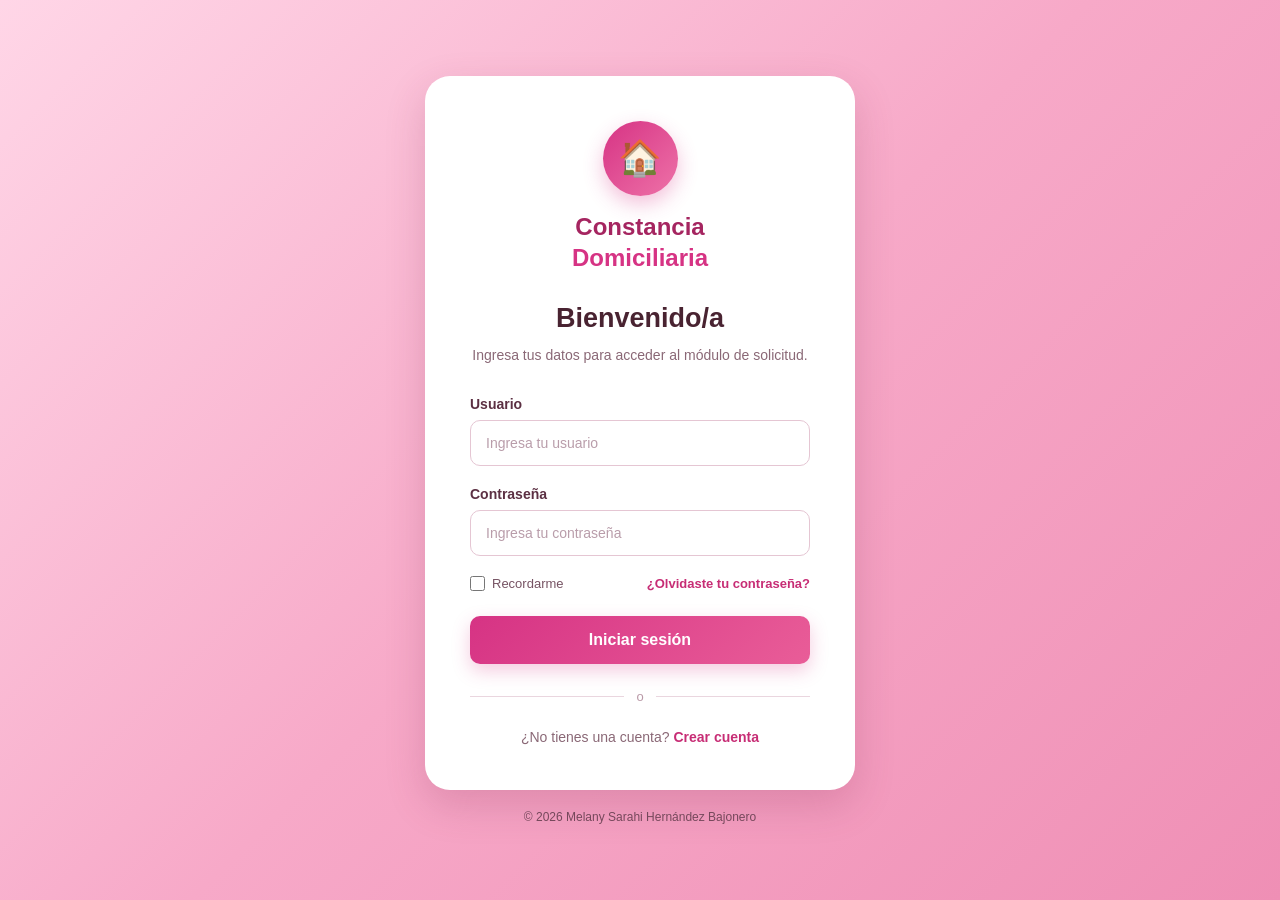
<file: index.html>
<!DOCTYPE html>
<html lang="es">

<head>
    <meta charset="UTF-8">
    <meta name="viewport" content="width=device-width, initial-scale=1.0">

    <title>Constancia Domiciliaria | Iniciar sesión</title>

    <!-- CSS -->
    <link rel="stylesheet" href="css/style.css">
</head>

<body>

    <main class="login-container">

        <section class="login-card" aria-labelledby="titulo">

            <!-- Logo -->
            <div class="logo">

                <div class="logo-icon" aria-hidden="true">
                    🏠
                </div>

                <h1 id="titulo">
                    Constancia
                    <span>Domiciliaria</span>
                </h1>

            </div>

            <!-- Bienvenida -->
            <p class="welcome">
                Bienvenido/a
            </p>

            <p class="subtitle">
                Ingresa tus datos para acceder al módulo de solicitud.
            </p>

            <!-- Formulario -->
            <form id="loginForm" action="#" method="post">

                <!-- Usuario -->
                <div class="input-group">

                    <label for="usuario">
                        Usuario
                    </label>

                    <input
                        type="text"
                        id="usuario"
                        name="usuario"
                        placeholder="Ingresa tu usuario"
                        autocomplete="username"
                        required
                    >

                </div>

                <!-- Contraseña -->
                <div class="input-group">

                    <label for="password">
                        Contraseña
                    </label>

                    <input
                        type="password"
                        id="password"
                        name="password"
                        placeholder="Ingresa tu contraseña"
                        autocomplete="current-password"
                        required
                    >

                </div>

                <!-- Opciones -->
                <div class="options">

                    <label class="remember">

                        <input
                            type="checkbox"
                            id="recordarme"
                            name="recordarme"
                        >

                        <span>Recordarme</span>

                    </label>

                    <a href="recuperar.html">
                        ¿Olvidaste tu contraseña?
                    </a>

                </div>

                <!-- Botón -->
                <button type="submit">
                    Iniciar sesión
                </button>

            </form>

            <!-- Separador -->
            <div class="divider" aria-hidden="true">
                <span>o</span>
            </div>

            <!-- Registro -->
            <p class="register">
                ¿No tienes una cuenta?

                <a href="registro.html">
                    Crear cuenta
                </a>
            </p>

        </section>

        <!-- Pie -->
        <footer>
            &copy; 2026 Melany Sarahi Hernández Bajonero
        </footer>

    </main>

    <!-- JavaScript -->
    <script src="js/script.js"></script>

</body>

</html>
</file>
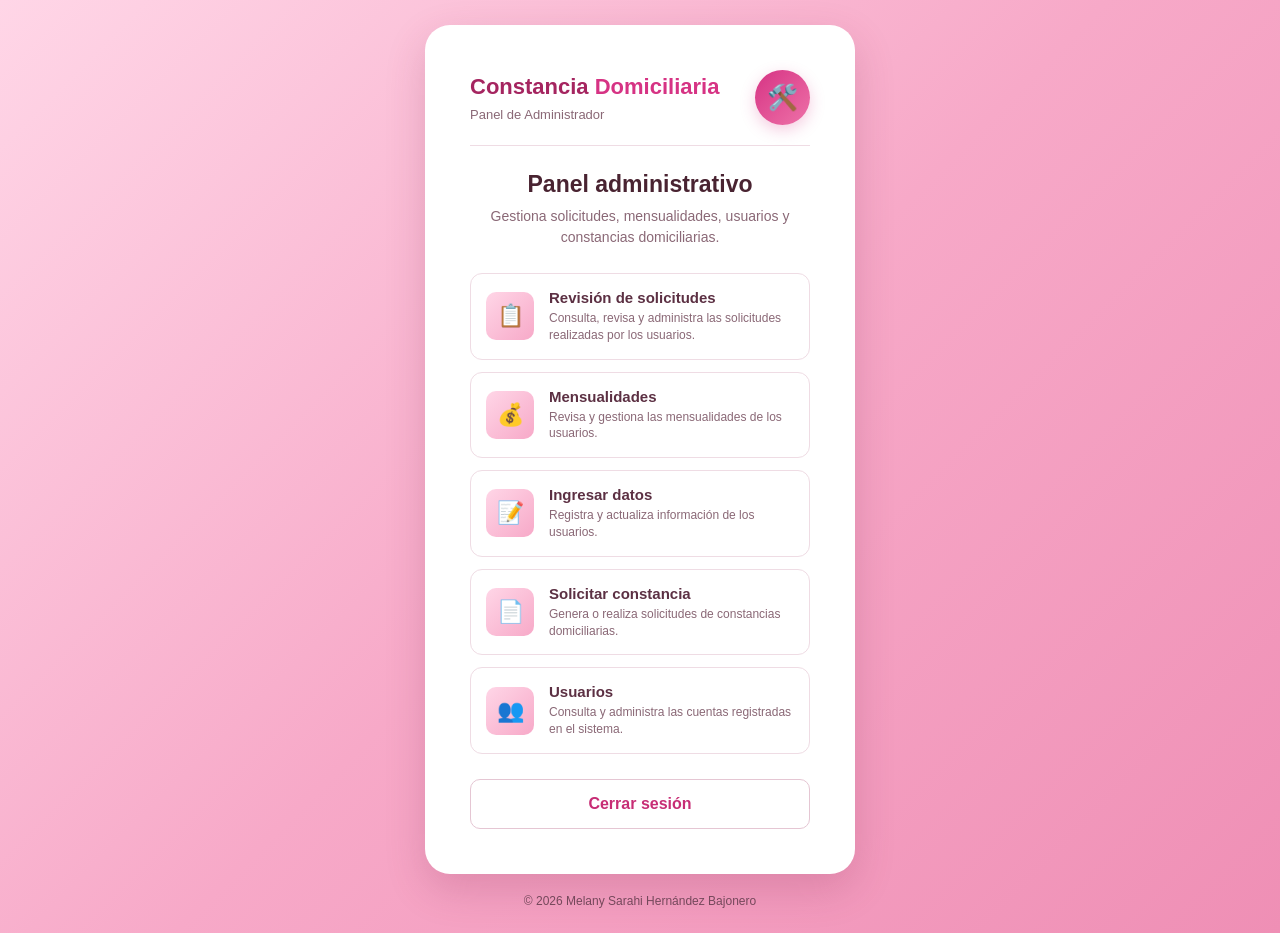
<file: paginas/administrador.html>
<!DOCTYPE html>
<html lang="es">

<head>

    <meta charset="UTF-8">

    <meta name="viewport" content="width=device-width, initial-scale=1.0">

    <title>Constancia Domiciliaria | Administrador</title>

    <link rel="stylesheet" href="../css/style.css">

</head>

<body>

    <main class="login-container">

        <section class="login-card dashboard">

            <!-- ENCABEZADO -->
            <div class="encabezado-panel">

                <div>

                    <h1>
                        Constancia <span>Domiciliaria</span>
                    </h1>

                    <p>
                        Panel de Administrador
                    </p>

                </div>

                <div class="usuario-icono">
                    🛠️
                </div>

            </div>


            <!-- BIENVENIDA -->
            <div class="bienvenida">

                <h2>
                    Panel administrativo
                </h2>

                <p>
                    Gestiona solicitudes, mensualidades,
                    usuarios y constancias domiciliarias.
                </p>

            </div>


            <!-- OPCIONES -->
            <div class="menu-panel">

                <a href="#" class="opcion-menu">

                    <div class="menu-icono">
                        📋
                    </div>

                    <div>

                        <h3>
                            Revisión de solicitudes
                        </h3>

                        <p>
                            Consulta, revisa y administra
                            las solicitudes realizadas por los usuarios.
                        </p>

                    </div>

                </a>


                <a href="#" class="opcion-menu">

                    <div class="menu-icono">
                        💰
                    </div>

                    <div>

                        <h3>
                            Mensualidades
                        </h3>

                        <p>
                            Revisa y gestiona las mensualidades
                            de los usuarios.
                        </p>

                    </div>

                </a>


                <a href="#" class="opcion-menu">

                    <div class="menu-icono">
                        📝
                    </div>

                    <div>

                        <h3>
                            Ingresar datos
                        </h3>

                        <p>
                            Registra y actualiza información
                            de los usuarios.
                        </p>

                    </div>

                </a>


                <a href="#" class="opcion-menu">

                    <div class="menu-icono">
                        📄
                    </div>

                    <div>

                        <h3>
                            Solicitar constancia
                        </h3>

                        <p>
                            Genera o realiza solicitudes
                            de constancias domiciliarias.
                        </p>

                    </div>

                </a>


                <a href="#" class="opcion-menu">

                    <div class="menu-icono">
                        👥
                    </div>

                    <div>

                        <h3>
                            Usuarios
                        </h3>

                        <p>
                            Consulta y administra las cuentas
                            registradas en el sistema.
                        </p>

                    </div>

                </a>

            </div>


            <!-- CERRAR SESIÓN -->
            <a
                href="../index.html"
                class="cerrar-sesion"
            >
                Cerrar sesión
            </a>

        </section>


        <!-- PIE DE PÁGINA -->
        <footer>
            © 2026 Melany Sarahi Hernández Bajonero
        </footer>

    </main>

</body>

</html>
</file>
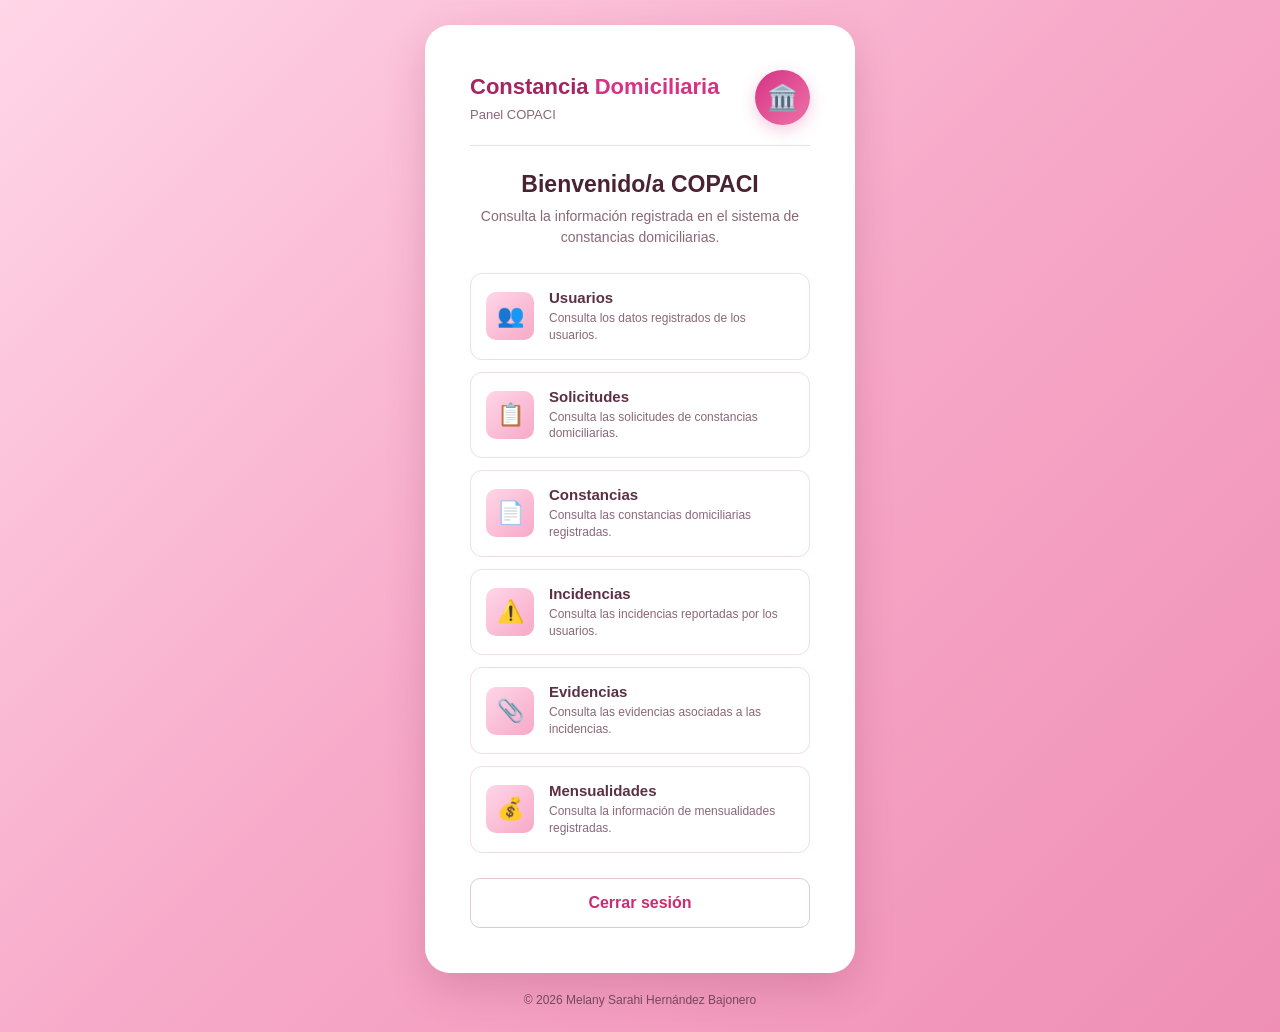
<file: paginas/copaci.html>
<!DOCTYPE html>
<html lang="es">

<head>

    <meta charset="UTF-8">

    <meta name="viewport" content="width=device-width, initial-scale=1.0">

    <title>Constancia Domiciliaria | COPACI</title>

    <link rel="stylesheet" href="../css/style.css">

</head>

<body>

    <main class="login-container">

        <section class="login-card dashboard">

            <!-- ENCABEZADO -->
            <div class="encabezado-panel">

                <div>

                    <h1>
                        Constancia <span>Domiciliaria</span>
                    </h1>

                    <p>
                        Panel COPACI
                    </p>

                </div>

                <div class="usuario-icono">
                    🏛️
                </div>

            </div>


            <!-- BIENVENIDA -->
            <div class="bienvenida">

                <h2>
                    Bienvenido/a COPACI
                </h2>

                <p>
                    Consulta la información registrada
                    en el sistema de constancias domiciliarias.
                </p>

            </div>


            <!-- OPCIONES -->
            <div class="menu-panel">

                <a href="#" class="opcion-menu">

                    <div class="menu-icono">
                        👥
                    </div>

                    <div>

                        <h3>
                            Usuarios
                        </h3>

                        <p>
                            Consulta los datos registrados
                            de los usuarios.
                        </p>

                    </div>

                </a>


                <a href="#" class="opcion-menu">

                    <div class="menu-icono">
                        📋
                    </div>

                    <div>

                        <h3>
                            Solicitudes
                        </h3>

                        <p>
                            Consulta las solicitudes
                            de constancias domiciliarias.
                        </p>

                    </div>

                </a>


                <a href="#" class="opcion-menu">

                    <div class="menu-icono">
                        📄
                    </div>

                    <div>

                        <h3>
                            Constancias
                        </h3>

                        <p>
                            Consulta las constancias
                            domiciliarias registradas.
                        </p>

                    </div>

                </a>


                <a href="#" class="opcion-menu">

                    <div class="menu-icono">
                        ⚠️
                    </div>

                    <div>

                        <h3>
                            Incidencias
                        </h3>

                        <p>
                            Consulta las incidencias
                            reportadas por los usuarios.
                        </p>

                    </div>

                </a>


                <a href="#" class="opcion-menu">

                    <div class="menu-icono">
                        📎
                    </div>

                    <div>

                        <h3>
                            Evidencias
                        </h3>

                        <p>
                            Consulta las evidencias
                            asociadas a las incidencias.
                        </p>

                    </div>

                </a>


                <a href="#" class="opcion-menu">

                    <div class="menu-icono">
                        💰
                    </div>

                    <div>

                        <h3>
                            Mensualidades
                        </h3>

                        <p>
                            Consulta la información
                            de mensualidades registradas.
                        </p>

                    </div>

                </a>

            </div>


            <!-- CERRAR SESIÓN -->
            <a
                href="../index.html"
                class="cerrar-sesion"
            >
                Cerrar sesión
            </a>

        </section>


        <!-- PIE DE PÁGINA -->
        <footer>
            © 2026 Melany Sarahi Hernández Bajonero
        </footer>

    </main>

</body>

</html>
</file>
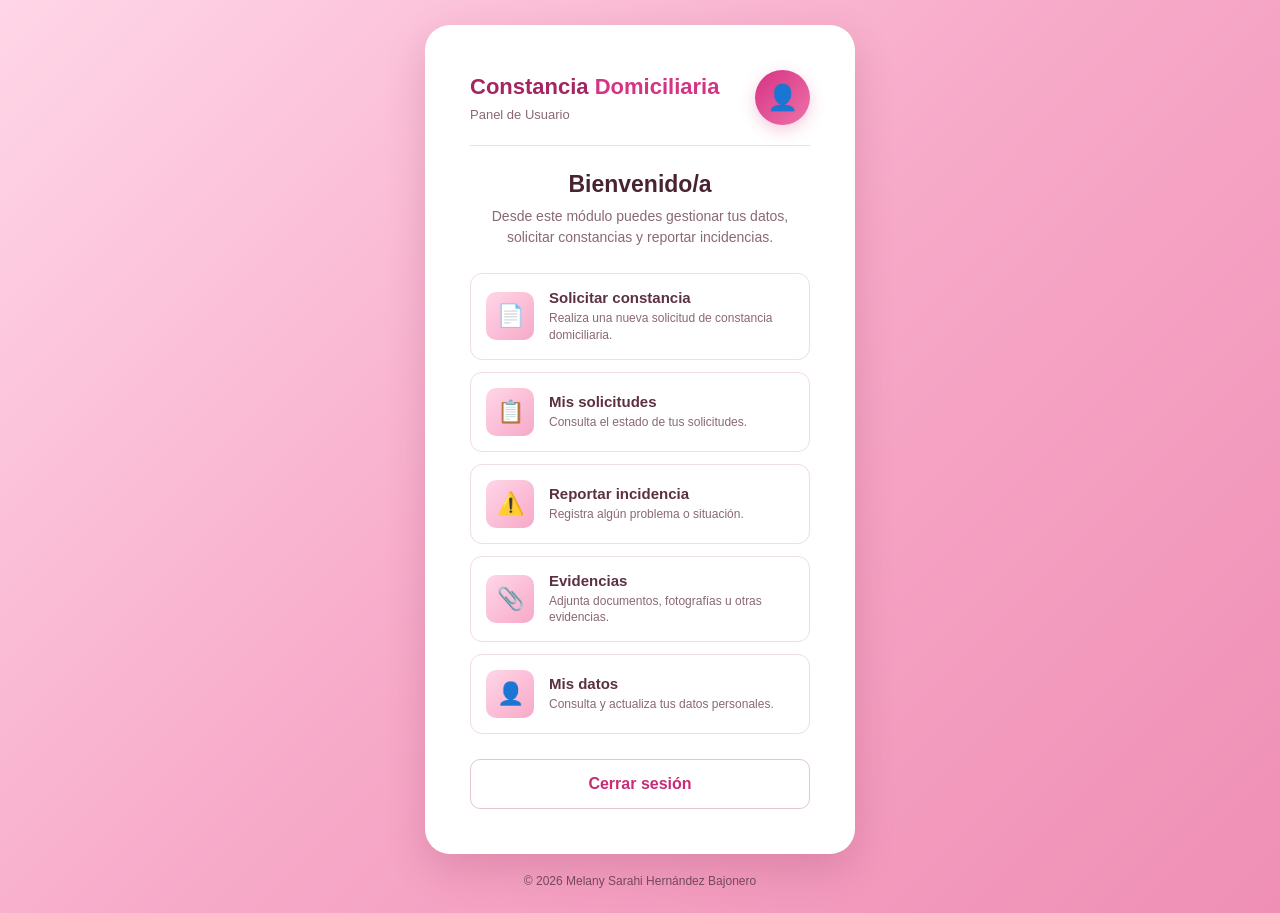
<file: paginas/usuario.html>
<!DOCTYPE html>
<html lang="es">

<head>

    <meta charset="UTF-8">

    <meta name="viewport" content="width=device-width, initial-scale=1.0">

    <title>Constancia Domiciliaria | Usuario</title>

    <link rel="stylesheet" href="../css/style.css">

</head>

<body>

    <main class="login-container">

        <section class="login-card dashboard">

            <!-- ENCABEZADO -->
            <div class="encabezado-panel">

                <div>

                    <h1>
                        Constancia <span>Domiciliaria</span>
                    </h1>

                    <p>
                        Panel de Usuario
                    </p>

                </div>

                <div class="usuario-icono">
                    👤
                </div>

            </div>


            <!-- BIENVENIDA -->
            <div class="bienvenida">

                <h2>
                    Bienvenido/a
                </h2>

                <p>
                    Desde este módulo puedes gestionar tus datos,
                    solicitar constancias y reportar incidencias.
                </p>

            </div>


            <!-- OPCIONES -->
            <div class="menu-panel">

                <a href="#" class="opcion-menu">

                    <div class="menu-icono">
                        📄
                    </div>

                    <div>

                        <h3>
                            Solicitar constancia
                        </h3>

                        <p>
                            Realiza una nueva solicitud
                            de constancia domiciliaria.
                        </p>

                    </div>

                </a>


                <a href="#" class="opcion-menu">

                    <div class="menu-icono">
                        📋
                    </div>

                    <div>

                        <h3>
                            Mis solicitudes
                        </h3>

                        <p>
                            Consulta el estado
                            de tus solicitudes.
                        </p>

                    </div>

                </a>


                <a href="#" class="opcion-menu">

                    <div class="menu-icono">
                        ⚠️
                    </div>

                    <div>

                        <h3>
                            Reportar incidencia
                        </h3>

                        <p>
                            Registra algún problema
                            o situación.
                        </p>

                    </div>

                </a>


                <a href="#" class="opcion-menu">

                    <div class="menu-icono">
                        📎
                    </div>

                    <div>

                        <h3>
                            Evidencias
                        </h3>

                        <p>
                            Adjunta documentos,
                            fotografías u otras evidencias.
                        </p>

                    </div>

                </a>


                <a href="#" class="opcion-menu">

                    <div class="menu-icono">
                        👤
                    </div>

                    <div>

                        <h3>
                            Mis datos
                        </h3>

                        <p>
                            Consulta y actualiza
                            tus datos personales.
                        </p>

                    </div>

                </a>

            </div>


            <!-- CERRAR SESIÓN -->
            <a
                href="../index.html"
                class="cerrar-sesion"
            >
                Cerrar sesión
            </a>

        </section>


        <!-- PIE DE PÁGINA -->
        <footer>
            © 2026 Melany Sarahi Hernández Bajonero
        </footer>

    </main>

</body>

</html>
</file>
<file: css/style.css>
/* ========================================
   CONFIGURACIÓN GENERAL
======================================== */

* {
    margin: 0;
    padding: 0;
    box-sizing: border-box;
}

html {
    scroll-behavior: smooth;
}

body {
    min-height: 100vh;

    font-family: "Segoe UI", Arial, sans-serif;

    color: #4a2635;

    background: linear-gradient(
        135deg,
        #ffd6e7,
        #f7a9c8,
        #ef8fb5
    );
}


/* ========================================
   CONTENEDOR PRINCIPAL DEL LOGIN
======================================== */

.login-container {
    width: 100%;
    max-width: 480px;

    min-height: 100vh;

    margin: 0 auto;

    padding: 25px;

    display: flex;
    flex-direction: column;
    justify-content: center;
}


/* ========================================
   TARJETA
======================================== */

.login-card {
    width: 100%;

    padding: 40px;

    background-color: #ffffff;

    border-radius: 25px;

    box-shadow:
        0 15px 40px rgba(128, 35, 75, 0.20);
}


/* ========================================
   LOGO
======================================== */

.logo {
    text-align: center;

    margin-bottom: 30px;
}

.logo-icon {
    width: 75px;
    height: 75px;

    margin: 0 auto 15px;

    display: flex;
    align-items: center;
    justify-content: center;

    border-radius: 50%;

    background: linear-gradient(
        135deg,
        #d63384,
        #ee72a8
    );

    color: #ffffff;

    font-size: 35px;

    box-shadow:
        0 8px 20px rgba(214, 51, 132, 0.30);
}

.logo h1 {
    color: #a52560;

    font-size: 24px;
    font-weight: 700;

    line-height: 1.3;
}

.logo h1 span {
    display: block;

    color: #d63384;
}


/* ========================================
   TEXTOS
======================================== */

.welcome {
    margin-bottom: 10px;

    text-align: center;

    color: #492331;

    font-size: 27px;
    font-weight: 700;
}

.subtitle {
    margin-bottom: 30px;

    text-align: center;

    color: #8a6876;

    font-size: 14px;

    line-height: 1.6;
}


/* ========================================
   FORMULARIO
======================================== */

#loginForm {
    width: 100%;
}


/* ========================================
   CAMPOS
======================================== */

.input-group {
    margin-bottom: 20px;
}

.input-group label {
    display: block;

    margin-bottom: 8px;

    color: #5c3043;

    font-size: 14px;
    font-weight: 700;
}

.input-group input {
    width: 100%;

    padding: 14px 15px;

    border: 1px solid #e5c6d3;
    border-radius: 10px;

    outline: none;

    background-color: #ffffff;

    color: #4a2635;

    font-family: inherit;
    font-size: 14px;

    transition:
        border-color 0.3s ease,
        box-shadow 0.3s ease;
}

.input-group input::placeholder {
    color: #b99daa;
}

.input-group input:hover {
    border-color: #d99ab5;
}

.input-group input:focus {
    border-color: #d63384;

    box-shadow:
        0 0 0 3px rgba(214, 51, 132, 0.12);
}


/* ========================================
   OPCIONES
======================================== */

.options {
    display: flex;

    justify-content: space-between;
    align-items: center;

    gap: 15px;

    margin: 5px 0 25px;

    font-size: 13px;
}

.remember {
    display: flex;

    align-items: center;

    gap: 7px;

    color: #765363;

    cursor: pointer;

    user-select: none;
}

.remember input {
    width: 15px;
    height: 15px;

    accent-color: #d63384;

    cursor: pointer;
}

.options a {
    color: #c72d75;

    font-weight: 700;

    text-decoration: none;

    transition: color 0.2s ease;
}

.options a:hover {
    color: #a52560;

    text-decoration: underline;
}


/* ========================================
   BOTÓN DE INICIO DE SESIÓN
======================================== */

#loginForm button[type="submit"] {
    width: 100%;

    padding: 15px;

    border: none;
    border-radius: 10px;

    background: linear-gradient(
        135deg,
        #d63384,
        #e95d98
    );

    color: #ffffff;

    font-family: inherit;
    font-size: 16px;
    font-weight: 700;

    cursor: pointer;

    box-shadow:
        0 7px 18px rgba(214, 51, 132, 0.25);

    transition:
        transform 0.3s ease,
        box-shadow 0.3s ease,
        opacity 0.3s ease;
}

#loginForm button[type="submit"]:hover {
    transform: translateY(-2px);

    box-shadow:
        0 10px 22px rgba(214, 51, 132, 0.35);
}

#loginForm button[type="submit"]:active {
    transform: translateY(0);
}

#loginForm button[type="submit"]:focus-visible {
    outline: 3px solid rgba(214, 51, 132, 0.25);

    outline-offset: 3px;
}


/* ========================================
   SEPARADOR
======================================== */

.divider {
    display: flex;

    align-items: center;

    gap: 12px;

    margin: 25px 0;

    color: #b999a7;
}

.divider::before,
.divider::after {
    content: "";

    flex: 1;

    height: 1px;

    background-color: #ead6df;
}

.divider span {
    font-size: 13px;
}


/* ========================================
   REGISTRO
======================================== */

.register {
    text-align: center;

    color: #8a6876;

    font-size: 14px;
}

.register a {
    color: #c72d75;

    font-weight: 700;

    text-decoration: none;

    transition: color 0.2s ease;
}

.register a:hover {
    color: #a52560;

    text-decoration: underline;
}


/* ========================================
   PIE DE PÁGINA
======================================== */

footer {
    margin-top: 20px;

    text-align: center;

    color: #75485b;

    font-size: 12px;
}


/* ========================================
   PANEL DEL SISTEMA
======================================== */

.dashboard {
    width: 100%;
    max-width: 100%;

    margin: 0;
}


/* ========================================
   ENCABEZADO DEL PANEL
======================================== */

.encabezado-panel {
    display: flex;

    justify-content: space-between;
    align-items: center;

    gap: 20px;

    padding-bottom: 20px;

    border-bottom: 1px solid #efdce4;
}

.encabezado-panel h1 {
    color: #a52560;

    font-size: 22px;
    font-weight: 700;

    line-height: 1.3;
}

.encabezado-panel h1 span {
    color: #d63384;
}

.encabezado-panel p {
    margin-top: 5px;

    color: #8a6876;

    font-size: 13px;
}


/* ========================================
   ICONO DEL USUARIO
======================================== */

.usuario-icono {
    width: 55px;
    height: 55px;

    flex-shrink: 0;

    display: flex;

    align-items: center;
    justify-content: center;

    border-radius: 50%;

    background: linear-gradient(
        135deg,
        #d63384,
        #ee72a8
    );

    color: #ffffff;

    font-size: 25px;

    box-shadow:
        0 5px 15px rgba(214, 51, 132, 0.25);
}


/* ========================================
   BIENVENIDA
======================================== */

.bienvenida {
    margin: 25px 0;

    text-align: center;
}

.bienvenida h2 {
    margin-bottom: 8px;

    color: #492331;

    font-size: 23px;
    font-weight: 700;
}

.bienvenida p {
    color: #8a6876;

    font-size: 14px;

    line-height: 1.5;
}


/* ========================================
   MENÚ DEL PANEL
======================================== */

.menu-panel {
    display: flex;

    flex-direction: column;

    gap: 12px;
}

.opcion-menu {
    display: flex;

    align-items: center;

    gap: 15px;

    padding: 15px;

    border: 1px solid #efdce4;
    border-radius: 12px;

    background-color: #ffffff;

    text-decoration: none;

    transition:
        transform 0.3s ease,
        border-color 0.3s ease,
        background-color 0.3s ease,
        box-shadow 0.3s ease;
}

.opcion-menu:hover {
    transform: translateX(4px);

    border-color: #d63384;

    background-color: #fff7fa;

    box-shadow:
        0 5px 15px rgba(214, 51, 132, 0.12);
}

.opcion-menu:focus-visible {
    outline: 3px solid rgba(214, 51, 132, 0.20);

    outline-offset: 2px;
}


/* ========================================
   ICONOS DEL MENÚ
======================================== */

.menu-icono {
    width: 48px;
    height: 48px;

    min-width: 48px;

    display: flex;

    align-items: center;
    justify-content: center;

    border-radius: 10px;

    background: linear-gradient(
        135deg,
        #ffd6e7,
        #f7a9c8
    );

    font-size: 22px;
}

.opcion-menu h3 {
    margin-bottom: 4px;

    color: #5c3043;

    font-size: 15px;
    font-weight: 700;
}

.opcion-menu p {
    color: #8a6876;

    font-size: 12px;

    line-height: 1.4;
}


/* ========================================
   CERRAR SESIÓN
======================================== */

.cerrar-sesion {
    display: block;

    width: 100%;

    margin-top: 25px;

    padding: 15px;

    border: 1px solid #e5c6d3;
    border-radius: 10px;

    background-color: #ffffff;

    color: #c72d75;

    font-size: 16px;
    font-weight: 700;

    text-align: center;
    text-decoration: none;

    transition:
        background-color 0.3s ease,
        color 0.3s ease,
        border-color 0.3s ease;
}

.cerrar-sesion:hover {
    background-color: #fff1f6;

    border-color: #d99ab5;

    color: #a52560;
}

.cerrar-sesion:focus-visible {
    outline: 3px solid rgba(214, 51, 132, 0.20);

    outline-offset: 2px;
}


/* ========================================
   TABLETS Y CELULARES
======================================== */

@media (max-width: 500px) {

    .login-container {
        min-height: 100vh;

        padding: 15px;
    }

    .login-card {
        padding: 30px 22px;

        border-radius: 20px;
    }

    .logo {
        margin-bottom: 25px;
    }

    .logo-icon {
        width: 65px;
        height: 65px;

        font-size: 30px;
    }

    .logo h1 {
        font-size: 21px;
    }

    .welcome {
        font-size: 24px;
    }

    .subtitle {
        margin-bottom: 25px;

        font-size: 13px;
    }

    .options {
        flex-direction: column;

        align-items: flex-start;

        gap: 12px;
    }

    .encabezado-panel h1 {
        font-size: 19px;
    }

    .usuario-icono {
        width: 48px;
        height: 48px;

        font-size: 21px;
    }

    .opcion-menu {
        padding: 12px;
    }

    .menu-icono {
        width: 42px;
        height: 42px;

        min-width: 42px;

        font-size: 19px;
    }
}


/* ========================================
   CELULARES PEQUEÑOS
======================================== */

@media (max-width: 360px) {

    .login-container {
        padding: 10px;
    }

    .login-card {
        padding: 25px 18px;
    }

    .logo-icon {
        width: 60px;
        height: 60px;

        font-size: 27px;
    }

    .logo h1 {
        font-size: 19px;
    }

    .welcome {
        font-size: 22px;
    }

    .input-group input {
        padding: 13px;
    }

    #loginForm button[type="submit"] {
        padding: 14px;
    }
}


/* ========================================
   PANTALLAS GRANDES
======================================== */

@media (min-width: 1200px) {

    .login-card {
        padding: 45px;
    }
}


/* ========================================
   ACCESIBILIDAD
======================================== */

@media (prefers-reduced-motion: reduce) {

    html {
        scroll-behavior: auto;
    }

    *,
    *::before,
    *::after {
        transition-duration: 0.01ms !important;
        animation-duration: 0.01ms !important;
        animation-iteration-count: 1 !important;
    }
}
</file>
